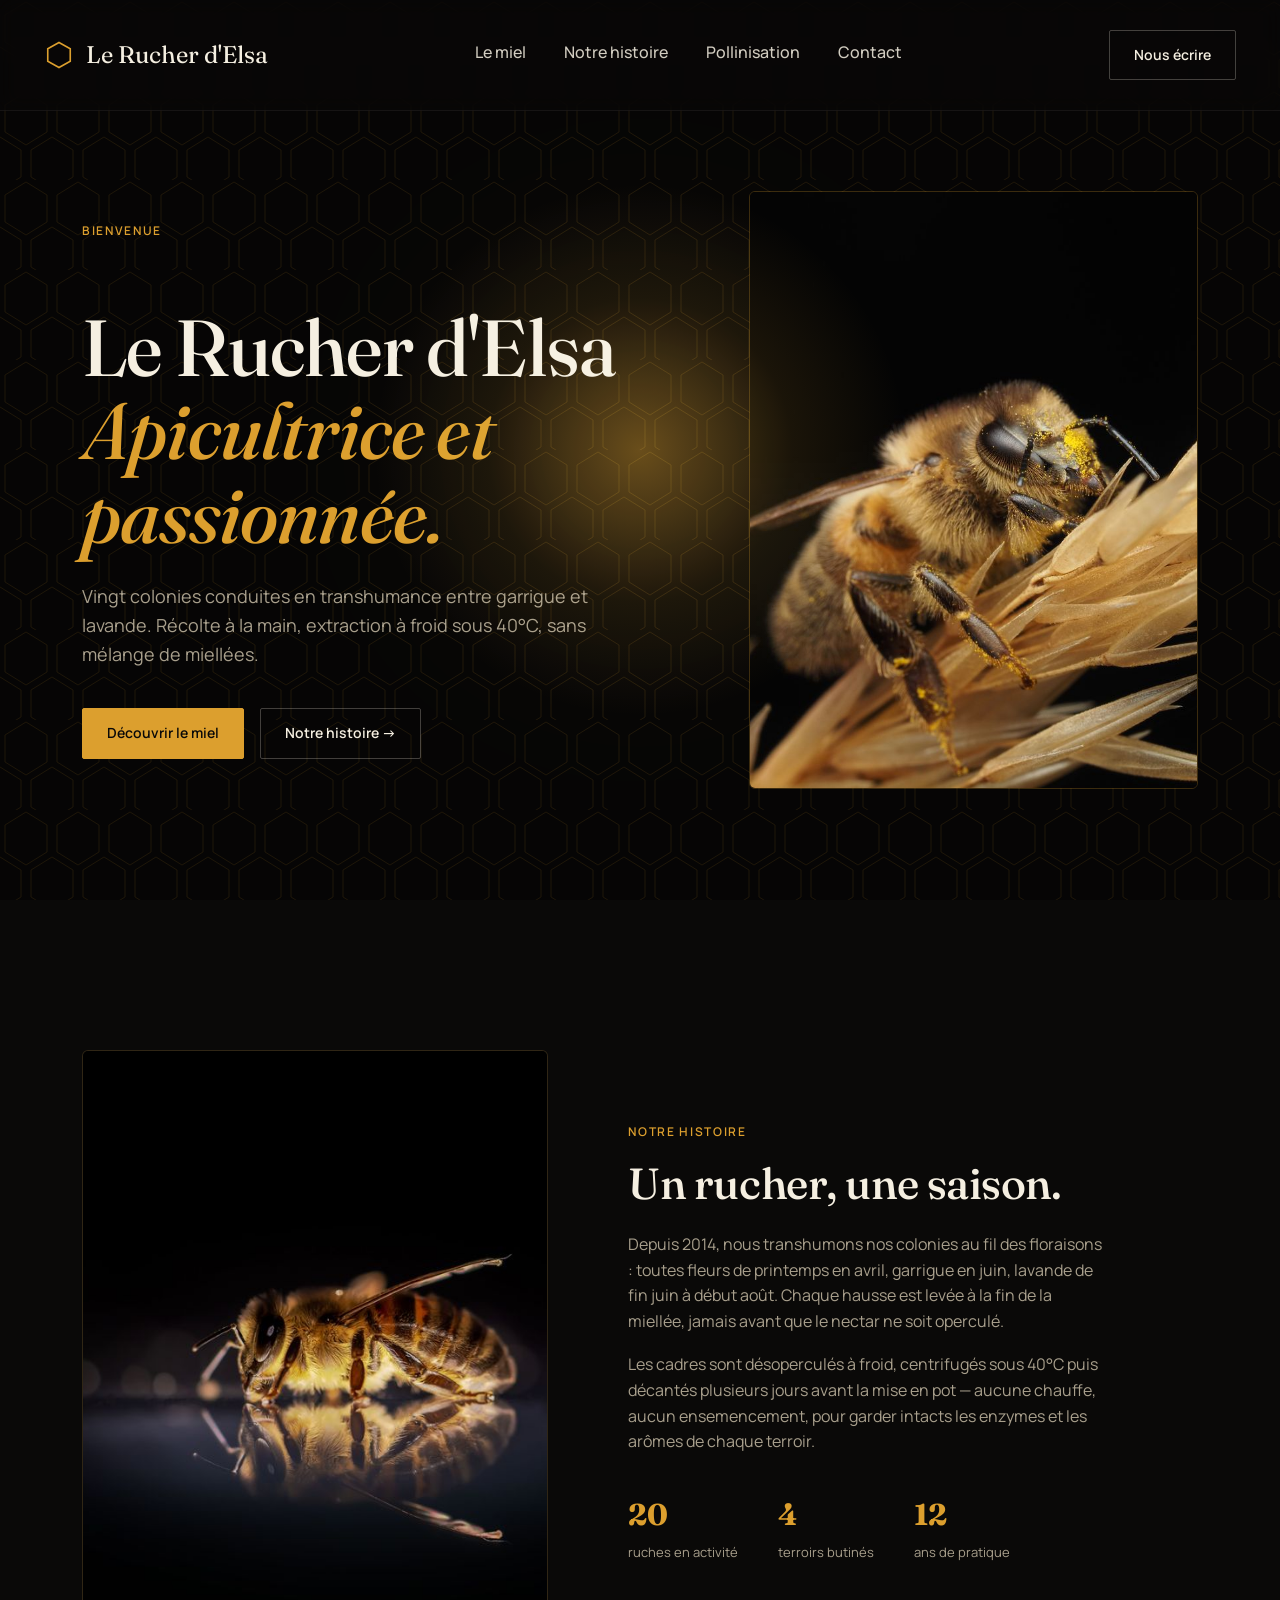
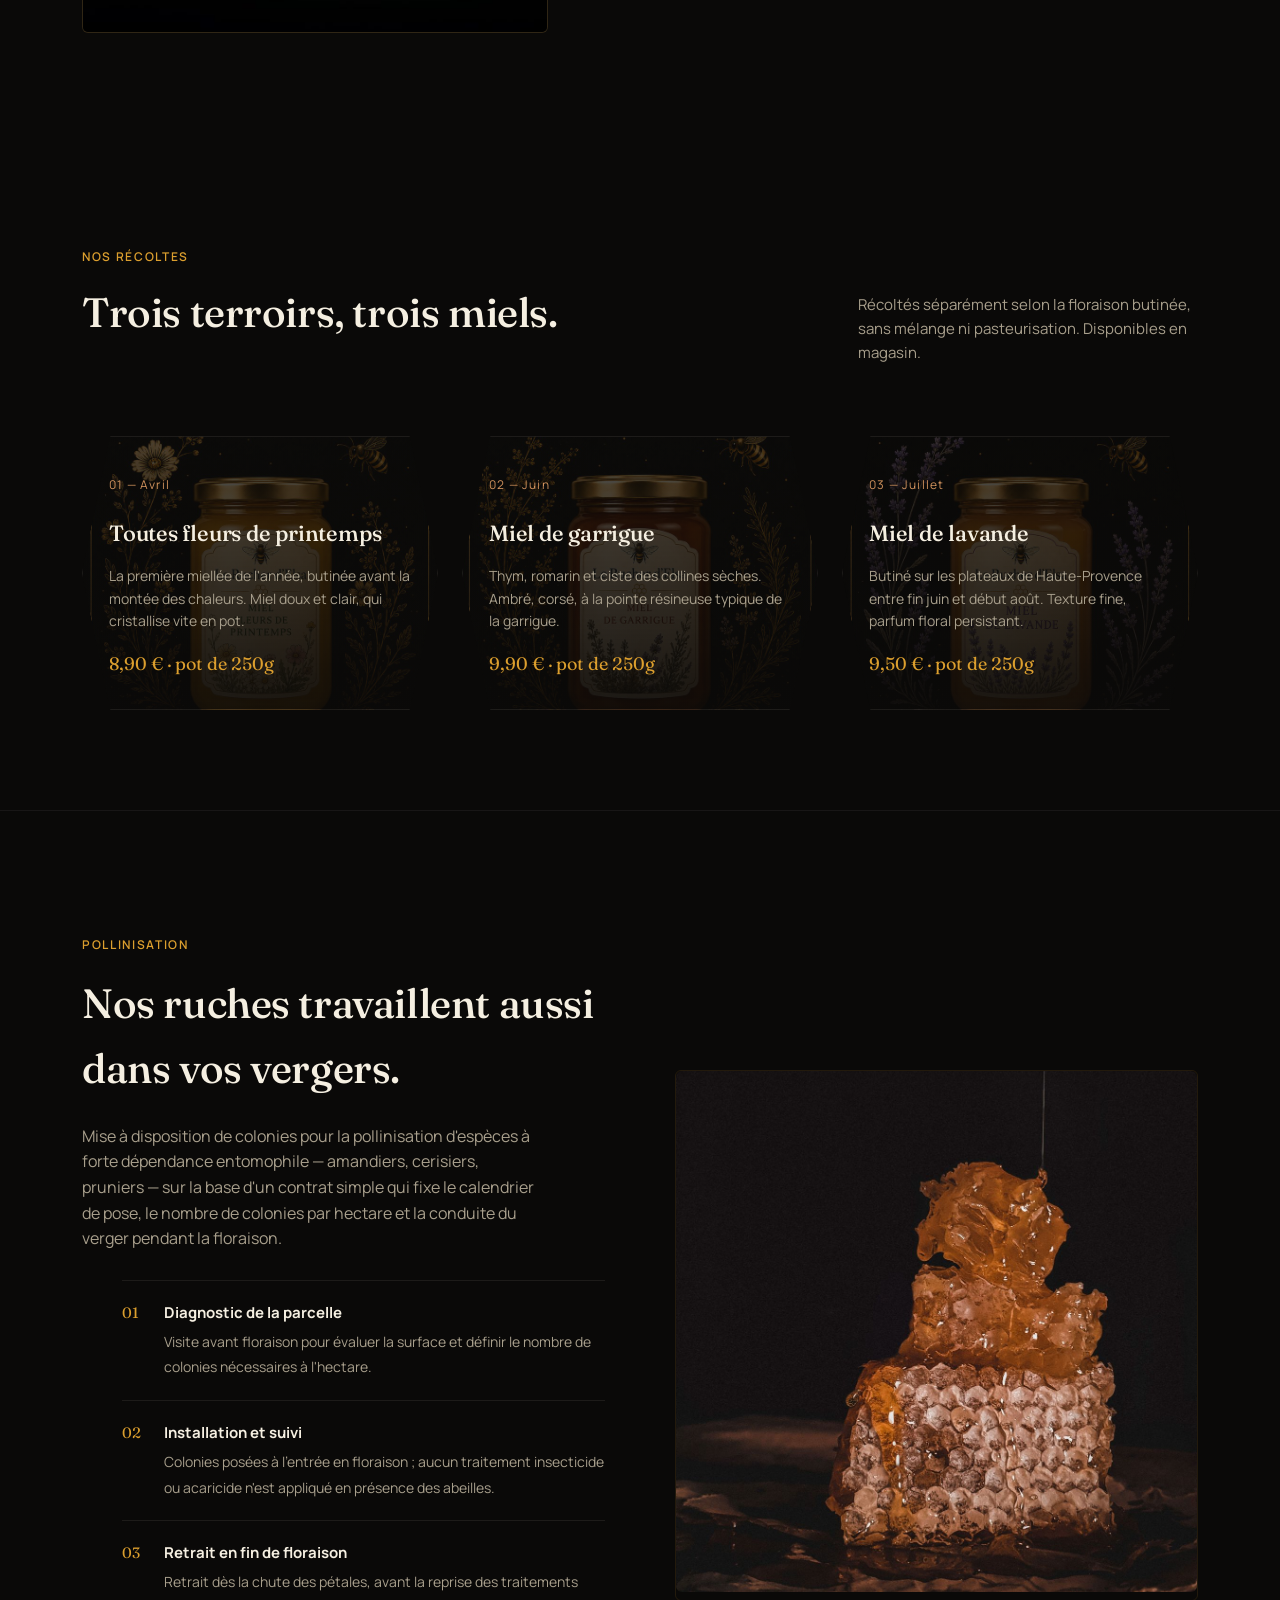
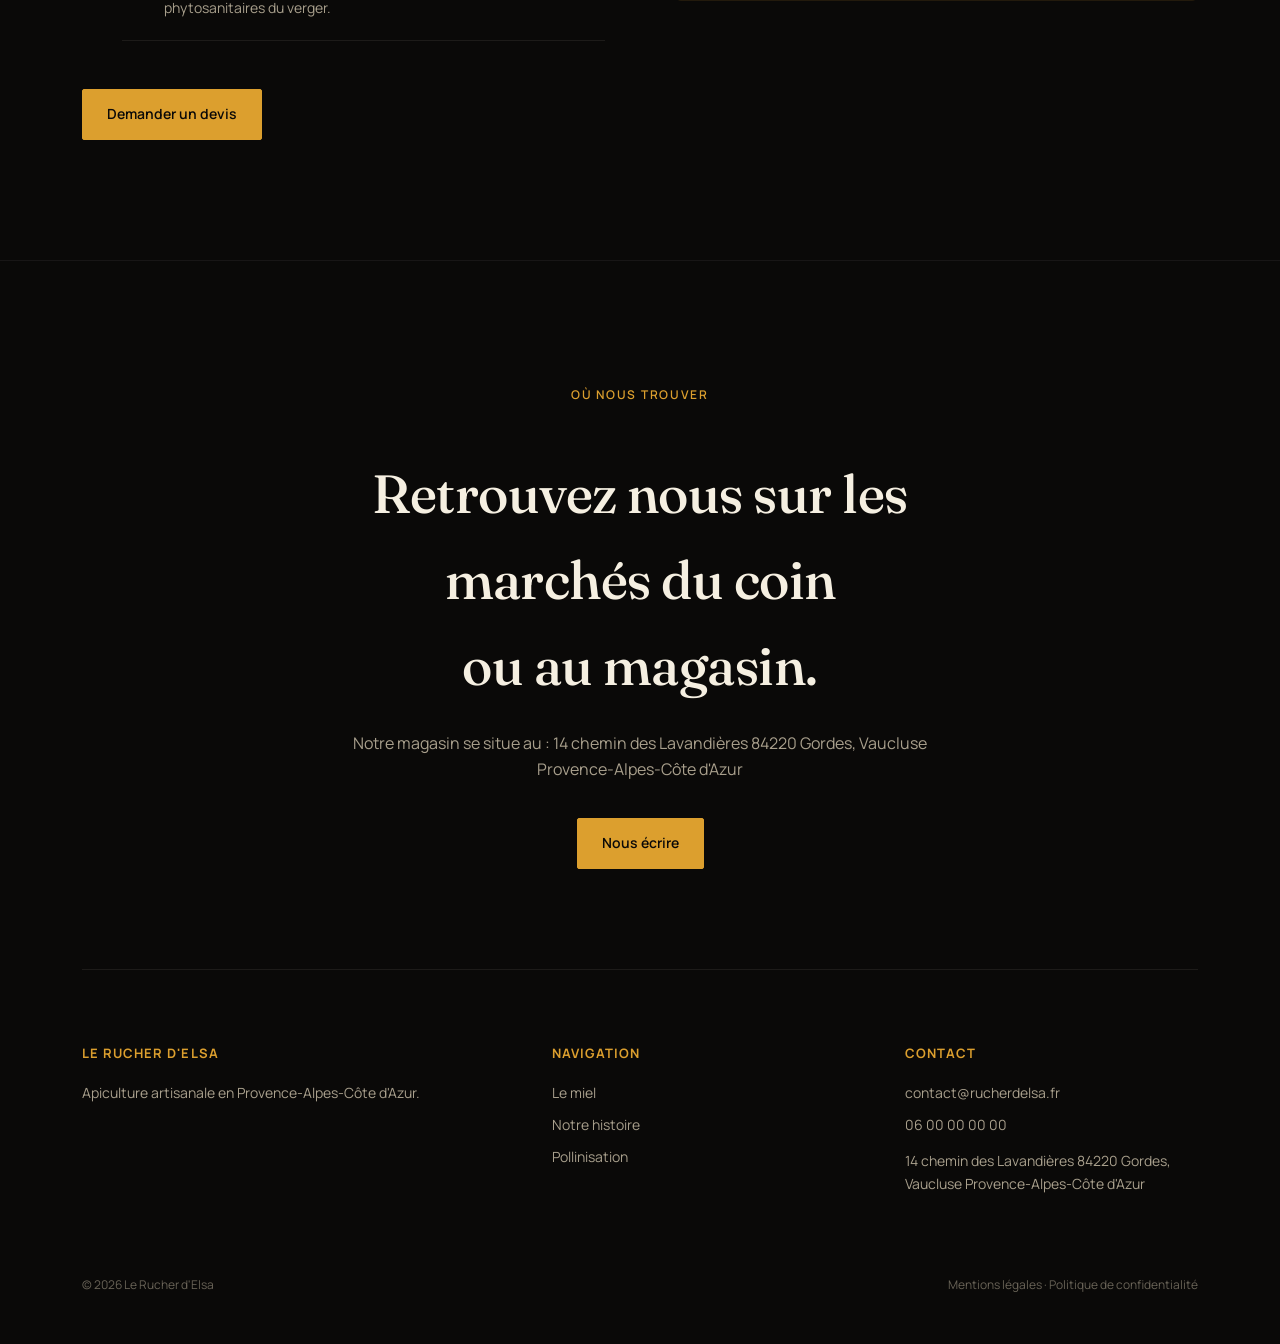
<file: index.html>
<!DOCTYPE html><html lang="fr"><head><meta charset="UTF-8"><meta name="viewport" content="width=device-width, initial-scale=1.0"><title>Le Rucher d'Elsa</title></head><body style="margin:0;">
<style>
:root{
  --black:#0a0908; --black-2:#121110; --honey:#dc9f2e; --honey-light:#f0c878;
  --cream:#f5efe1; --cream-dim:#a89f8c; --rust:#d0925d;
}
*{box-sizing:border-box;}
html{width:100%;overflow-x:hidden;scroll-behavior:smooth;}
#hero,#histoire,#miel,#pollinisation,#contact{scroll-margin-top:100px;}
body,.elementor,.elementor-widget-container{width:100% !important;max-width:100% !important;overflow-x:hidden;}
.rdl-scope{background:var(--black);color:var(--cream);font-family:'Manrope',sans-serif;font-weight:400;line-height:1.6;width:100%;}
.rdl-scope h1,.rdl-scope h2,.rdl-scope h3{font-family:'Fraunces',serif;font-weight:500;letter-spacing:-0.01em;color:var(--cream);}
.rdl-scope a{color:inherit;text-decoration:none;}
.rdl-scope .wrap{max-width:1180px;margin:0 auto;padding:0 32px;position:relative;z-index:2;width:100%;}
.rdl-scope .eyebrow{font-size:12px;font-weight:600;letter-spacing:.14em;text-transform:uppercase;color:var(--honey);}
.rdl-scope .reveal{opacity:0;transform:translateY(24px);transition:opacity .8s ease, transform .8s ease;}
.rdl-scope .reveal.in{opacity:1;transform:translateY(0);}
#torch-hexfield{position:fixed;inset:0;z-index:1;pointer-events:none;opacity:0.5;}
#torch-hexfield svg{width:100%;height:100%;}
#torch-glow{position:fixed;inset:0;z-index:3;pointer-events:none;mix-blend-mode:screen;
  background:radial-gradient(circle 380px at var(--mx,50%) var(--my,50%), rgba(220,159,46,0.45), rgba(220,159,46,0.10) 40%, transparent 70%);
  transition:opacity .4s ease;}
#torch-vignette{position:fixed;inset:0;z-index:1;pointer-events:none;
  background:radial-gradient(circle 460px at var(--mx,50%) var(--my,50%), transparent 0%, rgba(0,0,0,0.35) 75%);}
.rdl-scope nav{position:fixed;top:0;left:0;right:0;z-index:50;display:flex;align-items:center;justify-content:space-between;
  padding:30px 44px;background:rgba(10,9,8,0.55);backdrop-filter:blur(10px);-webkit-backdrop-filter:blur(10px);
  border-bottom:1px solid rgba(245,239,225,0.06);}
.rdl-scope .logo{font-family:'Fraunces',serif;font-size:24px;display:flex;align-items:center;gap:12px;}
.rdl-scope .logo svg{width:30px;height:30px;}
.rdl-scope .nav-links{display:flex;gap:38px;font-size:16px;font-weight:500;}
.rdl-scope .nav-links a{opacity:.85;position:relative;padding-bottom:4px;}
.rdl-scope .nav-links a::after{content:'';position:absolute;left:0;bottom:0;width:0;height:1px;background:var(--honey);transition:width .3s;}
.rdl-scope .nav-links a:hover::after{width:100%;}
.rdl-scope .btn{display:inline-flex;align-items:center;gap:8px;padding:13px 24px;border-radius:2px;font-size:14px;font-weight:600;
  border:1px solid var(--honey);color:var(--black);background:var(--honey);transition:transform .25s, background .25s;white-space:nowrap;}
.rdl-scope .btn:hover{background:var(--honey-light);}
.rdl-scope .btn-ghost{background:transparent;color:var(--cream);border:1px solid rgba(245,239,225,0.25);}
.rdl-scope .btn-ghost:hover{border-color:var(--honey);color:var(--honey);}
.rdl-scope .burger{display:none;background:none;border:1px solid rgba(245,239,225,0.3);border-radius:2px;
  width:42px;height:42px;color:var(--cream);font-size:20px;cursor:pointer;align-items:center;justify-content:center;}
.rdl-scope .nav-mobile{display:none;position:fixed;top:0;left:0;right:0;bottom:0;z-index:60;background:rgba(10,9,8,0.98);
  flex-direction:column;align-items:center;justify-content:center;gap:32px;}
.rdl-scope .nav-mobile.open{display:flex;}
.rdl-scope .nav-mobile a{font-family:'Fraunces',serif;font-size:28px;color:var(--cream);}
.rdl-scope .nav-mobile .close{position:absolute;top:28px;right:28px;background:none;border:none;color:var(--cream);font-size:28px;cursor:pointer;}
.rdl-scope .hero{position:relative;min-height:100vh;display:flex;align-items:center;overflow:hidden;width:100%;}
.rdl-scope .hero-content{position:relative;z-index:2;width:100%;padding-top:80px;}
.rdl-scope .hero-grid{display:grid;grid-template-columns:1.15fr .85fr;gap:60px;align-items:center;}
.rdl-scope .hero-image{aspect-ratio:3/4;border-radius:6px;overflow:hidden;border:1px solid rgba(220,159,46,0.25);position:relative;}
.rdl-scope .hero-image img{width:100%;height:100%;object-fit:cover;display:block;}
@media(max-width:900px){
  .rdl-scope .hero-grid{grid-template-columns:1fr;}
  .rdl-scope .hero-image{display:none;}
}
.rdl-scope .hero-tag{display:flex;align-items:center;gap:10px;margin-bottom:22px;}
.rdl-scope .hero-tag .line{width:36px;height:1px;background:var(--honey);}
.rdl-scope .hero h1{font-size:clamp(38px,6.2vw,86px);line-height:1.05;max-width:920px;margin-bottom:26px;}
.rdl-scope .hero h1 em{font-style:italic;color:var(--honey);}
.rdl-scope .hero-sub{font-size:clamp(15px,2vw,18px);color:var(--cream-dim);max-width:520px;margin-bottom:40px;}
.rdl-scope .hero-actions{display:flex;gap:16px;flex-wrap:wrap;}
.rdl-scope .scroll-cue{position:absolute;bottom:40px;left:32px;display:flex;align-items:center;gap:12px;font-size:12px;color:var(--cream-dim);z-index:2;}
.rdl-scope .scroll-cue .stick{width:1px;height:36px;background:linear-gradient(to bottom, var(--honey), transparent);animation:sm 2.2s ease-in-out infinite;}
@keyframes sm{0%,100%{opacity:.3}50%{opacity:1}}
.rdl-scope .story{padding:150px 0 110px;width:100%;}
.rdl-scope .story-grid{display:grid;grid-template-columns:.9fr 1.1fr;gap:80px;align-items:center;}
.rdl-scope .story-visual{aspect-ratio:4/5;border-radius:6px;background:var(--black-2);border:1px solid rgba(220,159,46,0.15);position:relative;overflow:hidden;}
.rdl-scope .story-visual .frame-label{position:absolute;bottom:24px;left:24px;right:24px;font-size:12px;color:var(--cream-dim);border-top:1px solid rgba(245,239,225,0.12);padding-top:14px;}
.rdl-scope .story h2{font-size:clamp(28px,3.4vw,44px);margin:14px 0 24px;line-height:1.15;}
.rdl-scope .story p{color:var(--cream-dim);font-size:16px;margin-bottom:18px;max-width:480px;}
.rdl-scope .story-facts{display:flex;gap:40px;margin-top:36px;flex-wrap:wrap;}
.rdl-scope .fact b{display:block;font-family:'Fraunces',serif;font-size:30px;color:var(--honey);}
.rdl-scope .fact span{font-size:13px;color:var(--cream-dim);}
.rdl-scope .products{padding:100px 0;width:100%;}
.rdl-scope .section-head{display:flex;justify-content:space-between;align-items:flex-end;margin-bottom:56px;gap:24px;flex-wrap:wrap;}
.rdl-scope .section-head h2{font-size:clamp(26px,3.2vw,42px);margin-top:12px;max-width:520px;}
.rdl-scope .section-head p{color:var(--cream-dim);max-width:340px;font-size:15px;}
.rdl-scope .hex-grid{display:grid;grid-template-columns:repeat(3,1fr);gap:24px;}
.rdl-scope .hex-card{padding:38px 26px 30px;background:var(--black-2);background-size:cover;background-position:center;border:1px solid rgba(245,239,225,0.08);
  clip-path:polygon(8% 0,92% 0,100% 50%,92% 100%,8% 100%,0 50%);transition:transform .4s, border-color .4s;}
.rdl-scope .hex-card:hover{transform:translateY(-6px);border-color:var(--honey);}
.rdl-scope .hex-card .num{font-size:12px;color:var(--rust);letter-spacing:.1em;margin-bottom:16px;display:block;}
.rdl-scope .hex-card h3{font-size:22px;margin-bottom:10px;}
.rdl-scope .hex-card p{font-size:14px;color:var(--cream-dim);margin-bottom:18px;}
.rdl-scope .hex-card .price{font-family:'Fraunces',serif;color:var(--honey);font-size:18px;}
.rdl-scope .service{padding:120px 0;border-top:1px solid rgba(245,239,225,0.06);width:100%;}
.rdl-scope .service-grid{display:grid;grid-template-columns:1fr 1fr;gap:70px;align-items:center;}
.rdl-scope .service h2{font-size:clamp(26px,3.2vw,42px);margin:14px 0 22px;}
.rdl-scope .service p{color:var(--cream-dim);margin-bottom:28px;max-width:460px;}
.rdl-scope .service-list li{list-style:none;display:flex;gap:16px;padding:20px 0;border-bottom:1px solid rgba(245,239,225,0.08);align-items:flex-start;}
.rdl-scope .service-list li:first-child{border-top:1px solid rgba(245,239,225,0.08);}
.rdl-scope .service-list .ico{color:var(--honey);font-family:'Fraunces',serif;font-size:15px;width:26px;flex-shrink:0;}
.rdl-scope .service-list b{display:block;font-size:15px;margin-bottom:4px;}
.rdl-scope .service-list span{font-size:14px;color:var(--cream-dim);}
.rdl-scope .service-visual{aspect-ratio:1/1;border:1px solid rgba(220,159,46,0.12);border-radius:6px;}
.rdl-scope footer{padding:120px 0 50px;border-top:1px solid rgba(245,239,225,0.06);width:100%;}
.rdl-scope .cta-block{text-align:center;max-width:640px;margin:0 auto 100px;}
.rdl-scope .cta-block h2{font-size:clamp(28px,4.2vw,54px);margin-bottom:22px;}
.rdl-scope .cta-block p{color:var(--cream-dim);margin-bottom:36px;}
.rdl-scope .foot-grid{display:grid;grid-template-columns:1.4fr 1fr 1fr;gap:60px;border-top:1px solid rgba(245,239,225,0.08);padding-top:56px;}
.rdl-scope .foot-grid h4{font-size:13px;letter-spacing:.08em;text-transform:uppercase;color:var(--honey);margin-bottom:18px;}
.rdl-scope .foot-grid p,.rdl-scope .foot-grid a{font-size:14px;color:var(--cream-dim);display:block;margin-bottom:10px;}
.rdl-scope .foot-grid a:hover{color:var(--honey);}
.rdl-scope .foot-bottom{margin-top:70px;font-size:12px;color:var(--cream-dim);opacity:.6;display:flex;justify-content:space-between;flex-wrap:wrap;gap:10px;}
@media(max-width:1024px){
  .rdl-scope .story-grid,.rdl-scope .service-grid{grid-template-columns:1fr;gap:44px;}
  .rdl-scope .hex-grid{grid-template-columns:1fr 1fr;}
  .rdl-scope nav{padding:22px 28px;}
}
@media(max-width:900px){
  .rdl-scope .nav-links{display:none;}
  .rdl-scope .burger{display:flex;}
  .rdl-scope .hex-grid{grid-template-columns:1fr;}
  .rdl-scope .foot-grid{grid-template-columns:1fr;gap:36px;}
  .rdl-scope .hero h1{font-size:clamp(34px,9vw,56px);}
  .rdl-scope .hex-card{clip-path:none;border-radius:6px;}
}
@media(max-width:600px){
  .rdl-scope .wrap{padding:0 20px;}
  .rdl-scope nav{padding:18px 20px;}
  .rdl-scope .logo{font-size:19px;}
  .rdl-scope .logo svg{width:24px;height:24px;}
  .rdl-scope .btn-ghost{display:none;}
  .rdl-scope .hero-actions{flex-direction:column;align-items:stretch;}
  .rdl-scope .hero-actions .btn{justify-content:center;}
  .rdl-scope .story,.rdl-scope .products,.rdl-scope .service{padding:70px 0;}
  .rdl-scope footer{padding:80px 0 34px;}
  .rdl-scope .story-facts{gap:24px;}
  .rdl-scope .scroll-cue{display:none;}
  .rdl-scope .foot-bottom{flex-direction:column;gap:6px;}
}
</style>
<link rel="preconnect" href="https://fonts.googleapis.com">
<link rel="preconnect" href="https://fonts.gstatic.com" crossorigin>
<link href="https://fonts.googleapis.com/css2?family=Fraunces:ital,opsz,wght@0,9..144,400;0,9..144,500;1,9..144,400&family=Manrope:wght@400;500;600&display=swap" rel="stylesheet">
<div id="torch-hexfield">
  <svg xmlns="http://www.w3.org/2000/svg">
    <defs>
      <pattern id="hexpat" width="52" height="90" patternUnits="userSpaceOnUse" patternTransform="scale(1)">
        <g fill="none" stroke="rgba(220,159,46,0.35)" stroke-width="1">
          <polygon points="26,2 47,15 47,42 26,55 5,42 5,15"/>
          <polygon points="0,47 21,60 21,87 0,100 -21,87 -21,60"/>
          <polygon points="52,47 73,60 73,87 52,100 31,87 31,60"/>
        </g>
      </pattern>
    </defs>
    <rect width="100%" height="100%" fill="url(#hexpat)"/>
  </svg>
</div>
<div id="torch-vignette"></div>
<div id="torch-glow"></div>
<script>
(function(){
  if(window.__torchInit) return;
  window.__torchInit = true;
  document.addEventListener('mousemove', function(e){
    document.documentElement.style.setProperty('--mx', e.clientX + 'px');
    document.documentElement.style.setProperty('--my', e.clientY + 'px');
  });
  var io = new IntersectionObserver(function(entries){
    entries.forEach(function(en){ if(en.isIntersecting) en.target.classList.add('in'); });
  }, {threshold:0.15});
  function watchReveals(){
    document.querySelectorAll('.reveal:not(.in)').forEach(function(el){ io.observe(el); });
  }
  watchReveals();
  window.addEventListener('load', watchReveals);
  setTimeout(watchReveals, 800);
  function bindBurger(){
    var burger = document.getElementById('burgerBtn');
    var mobileNav = document.getElementById('mobileNav');
    var closeBtn = document.getElementById('mobileNavClose');
    if(burger && mobileNav && !burger.dataset.bound){
      burger.dataset.bound = "1";
      burger.addEventListener('click', function(){ mobileNav.classList.add('open'); });
      closeBtn.addEventListener('click', function(){ mobileNav.classList.remove('open'); });
      mobileNav.querySelectorAll('a').forEach(function(a){
        a.addEventListener('click', function(){ mobileNav.classList.remove('open'); });
      });
    }
  }
  bindBurger();
  window.addEventListener('load', bindBurger);
})();
</script>
<div class="rdl-scope">
<nav>
  <div class="logo">
    <svg viewBox="0 0 24 24" fill="none"><path d="M12 2L21 7V17L12 22L3 17V7L12 2Z" stroke="#dc9f2e" stroke-width="1.3"/></svg>
    Le Rucher d'Elsa
  </div>
  <div class="nav-links">
    <a href="#miel">Le miel</a>
    <a href="#histoire">Notre histoire</a>
    <a href="#pollinisation">Pollinisation</a>
    <a href="#contact">Contact</a>
  </div>
  <a href="#contact" class="btn btn-ghost">Nous écrire</a>
  <button class="burger" id="burgerBtn" aria-label="Ouvrir le menu">☰</button>
</nav>
<div class="nav-mobile" id="mobileNav">
  <button class="close" id="mobileNavClose" aria-label="Fermer">✕</button>
  <a href="#miel">Le miel</a>
  <a href="#histoire">Notre histoire</a>
  <a href="#pollinisation">Pollinisation</a>
  <a href="#contact">Contact</a>
</div>
</div>
<div class="rdl-scope">
<section class="hero" id="hero">
  <div class="wrap hero-content">
    <div class="hero-grid">
      <div>
        <div class="hero-tag reveal in">

          <span class="eyebrow">bienvenue</span>
        </div>
        <h1 class="reveal in">Le Rucher d'Elsa<br><em>Apicultrice et passionnée.</em></h1>
        <p class="hero-sub reveal in">Vingt colonies conduites en transhumance entre garrigue et lavande.
          Récolte à la main, extraction à froid sous 40°C, sans mélange de miellées.</p>
        <div class="hero-actions reveal in">
          <a href="#miel" class="btn">Découvrir le miel</a>
          <a href="#histoire" class="btn btn-ghost">Notre histoire →</a>
        </div>
      </div>
      <div class="hero-image reveal in"><img src="abeille1.jpg" alt="Abeille butinant sur des épis secs" width="1200" height="900" decoding="async"></div>
    </div>
  </div>

</section>
</div>
<div class="rdl-scope">
<section class="story" id="histoire">
  <div class="wrap story-grid">
    <div class="story-visual reveal"><img src="abeille2.jpg" alt="Abeille domestique en gros plan" width="1000" height="667" loading="lazy" decoding="async" style="width:100%;height:100%;object-fit:cover;">
    </div>
    <div class="reveal">
      <span class="eyebrow">Notre histoire</span>
      <h2>Un rucher, une saison.</h2>
      <p>Depuis 2014, nous transhumons nos colonies au fil des floraisons : toutes fleurs de printemps
        en avril, garrigue en juin, lavande de fin juin à début août. Chaque hausse est levée à la fin
        de la miellée, jamais avant que le nectar ne soit operculé.</p>
      <p>Les cadres sont désoperculés à froid, centrifugés sous 40°C puis décantés plusieurs jours avant
        la mise en pot — aucune chauffe, aucun ensemencement, pour garder intacts les enzymes et les
        arômes de chaque terroir.</p>
      <div class="story-facts">
        <div class="fact"><b>20</b><span>ruches en activité</span></div>
        <div class="fact"><b>4</b><span>terroirs butinés</span></div>
        <div class="fact"><b>12</b><span>ans de pratique</span></div>
      </div>
    </div>
  </div>
</section>
</div>
<div class="rdl-scope">
<section class="products" id="miel">
  <div class="wrap">
    <div class="section-head reveal">
      <div><span class="eyebrow">Nos récoltes</span><h2>Trois terroirs, trois miels.</h2></div>
      <p>Récoltés séparément selon la floraison butinée, sans mélange ni pasteurisation. Disponibles en magasin.</p>
    </div>
    <div class="hex-grid">
            <div class="hex-card reveal" style="background-image:linear-gradient(rgba(10,9,8,.70),rgba(10,9,8,.92)),url('miel-fleurs.jpg');"><span class="num">01 — Avril</span><h3>Toutes fleurs de printemps</h3>
        <p>La première miellée de l'année, butinée avant la montée des chaleurs. Miel doux et clair, qui cristallise vite en pot.</p>
        <span class="price">8,90 € · pot de 250g</span></div>
      <div class="hex-card reveal" style="background-image:linear-gradient(rgba(10,9,8,.70),rgba(10,9,8,.92)),url('miel-garrigue.jpg');"><span class="num">02 — Juin</span><h3>Miel de garrigue</h3>
        <p>Thym, romarin et ciste des collines sèches. Ambré, corsé, à la pointe résineuse typique de la garrigue.</p>
        <span class="price">9,90 € · pot de 250g</span></div>
                  <div class="hex-card reveal" style="background-image:linear-gradient(rgba(10,9,8,.70),rgba(10,9,8,.92)),url('miel-lavande.jpg');"><span class="num">03 — Juillet</span><h3>Miel de lavande</h3>
        <p>Butiné sur les plateaux de Haute-Provence entre fin juin et début août. Texture fine, parfum floral persistant.</p>
        <span class="price">9,50 € · pot de 250g</span></div>
    </div>
  </div>
</section>
</div>
<div class="rdl-scope">
<section class="service" id="pollinisation">
  <div class="wrap service-grid">
    <div class="reveal">
      <span class="eyebrow">Pollinisation</span>
      <h2>Nos ruches travaillent aussi dans vos vergers.</h2>
      <p>Mise à disposition de colonies pour la pollinisation d'espèces à forte dépendance entomophile —
        amandiers, cerisiers, pruniers — sur la base d'un contrat simple qui fixe le calendrier de pose,
        le nombre de colonies par hectare et la conduite du verger pendant la floraison.</p>
      <ul class="service-list">
        <li><span class="ico">01</span><div><b>Diagnostic de la parcelle</b><span>Visite avant floraison pour évaluer la surface et définir le nombre de colonies nécessaires à l'hectare.</span></div></li>
        <li><span class="ico">02</span><div><b>Installation et suivi</b><span>Colonies posées à l'entrée en floraison ; aucun traitement insecticide ou acaricide n'est appliqué en présence des abeilles.</span></div></li>
        <li><span class="ico">03</span><div><b>Retrait en fin de floraison</b><span>Retrait dès la chute des pétales, avant la reprise des traitements phytosanitaires du verger.</span></div></li>
      </ul>
      <a href="#contact" class="btn" style="margin-top:32px;">Demander un devis</a>
    </div>
    <div class="service-visual reveal"><img src="abeille3.jpg" alt="Rayon de miel operculé dont le miel s'écoule" width="1100" height="1467" loading="lazy" decoding="async" style="width:100%;height:100%;object-fit:cover;border-radius:6px;"></div>
  </div>
</section>
</div>
<div class="rdl-scope">
<footer id="contact">
  <div class="wrap">
    <div class="cta-block reveal">
      <span class="eyebrow">Où nous trouver</span>
      <h2>Retrouvez nous sur les marchés du coin <br> ou au magasin.</h2>
      <p>Notre magasin se situe au : 
14 chemin des Lavandières
84220 Gordes, Vaucluse
Provence-Alpes-Côte d'Azur</p>
      <a href="mailto:contact@rucherdelsa.fr" class="btn">Nous écrire</a>
    </div>
    <div class="foot-grid">
      <div><h4>Le Rucher d'Elsa</h4><p>Apiculture artisanale en Provence-Alpes-Côte d'Azur.</p></div>
      <div><h4>Navigation</h4><a href="#miel">Le miel</a><a href="#histoire">Notre histoire</a><a href="#pollinisation">Pollinisation</a></div>
      <div><h4>Contact</h4><a href="mailto:contact@rucherdelsa.fr">contact@rucherdelsa.fr</a><a href="tel:0600000000">06 00 00 00 00</a><p>
14 chemin des Lavandières
84220 Gordes, Vaucluse
Provence-Alpes-Côte d'Azur</p></div>
    </div>
    <div class="foot-bottom"><span>© 2026 Le Rucher d'Elsa</span><span>Mentions légales · Politique de confidentialité</span></div>
  </div>
</footer>
</div>
</body></html>
</file>
